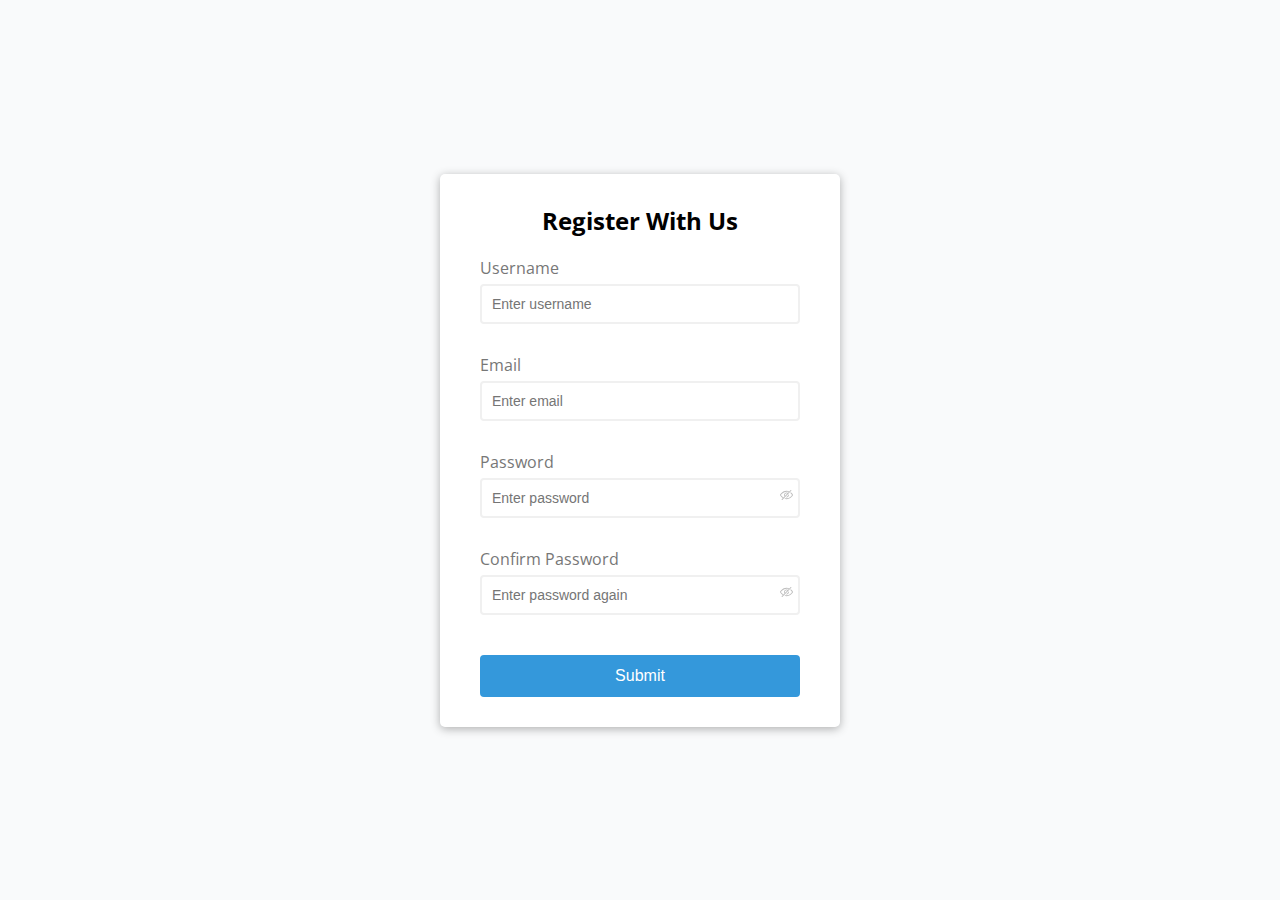
<file: form-validator/index.html>
<!DOCTYPE html>
<html lang="en">
  <head>
    <meta charset="UTF-8" />
    <meta name="viewport" content="width=device-width, initial-scale=1.0" />
    <meta http-equiv="X-UA-Compatible" content="ie=edge" />
    <link rel="stylesheet" href="style.css" />
    <title>Form Validator</title>
  </head>
  <body>
    <div class="container">
      <form id="form" class="form">
        <h2>Register With Us</h2>
        <div class="form-control">
          <label for="username">Username</label>
          <input type="text" id="username" placeholder="Enter username" />
          <small>Error message</small>
        </div>
        <div class="form-control">
          <label for="email">Email</label>
          <input type="text" id="email" placeholder="Enter email" />
          <small>Error message</small>
        </div>
        <div class="form-control">
          <label for="password">Password</label>
          <input type="password" id="password" placeholder="Enter password"  style="position: relative;"/>
          <img src="eye_close.svg" id="eyeclose" alt="" onclick="onChange()">
          <small>Error message</small>
        </div>
        <div class="form-control">
          <label for="password2">Confirm Password</label>
          <input
            type="password"
            id="password2"
            placeholder="Enter password again" style="position: relative;"
          />
          <small>Error message</small>
          <img src="eye_close.svg" id="eyeclose1" alt="" onclick="onChangeS()">

        </div>
        <button type="submit">Submit</button>
      </form>
    </div>

    <script src="script.js"></script>
  </body>
</html>
</file>
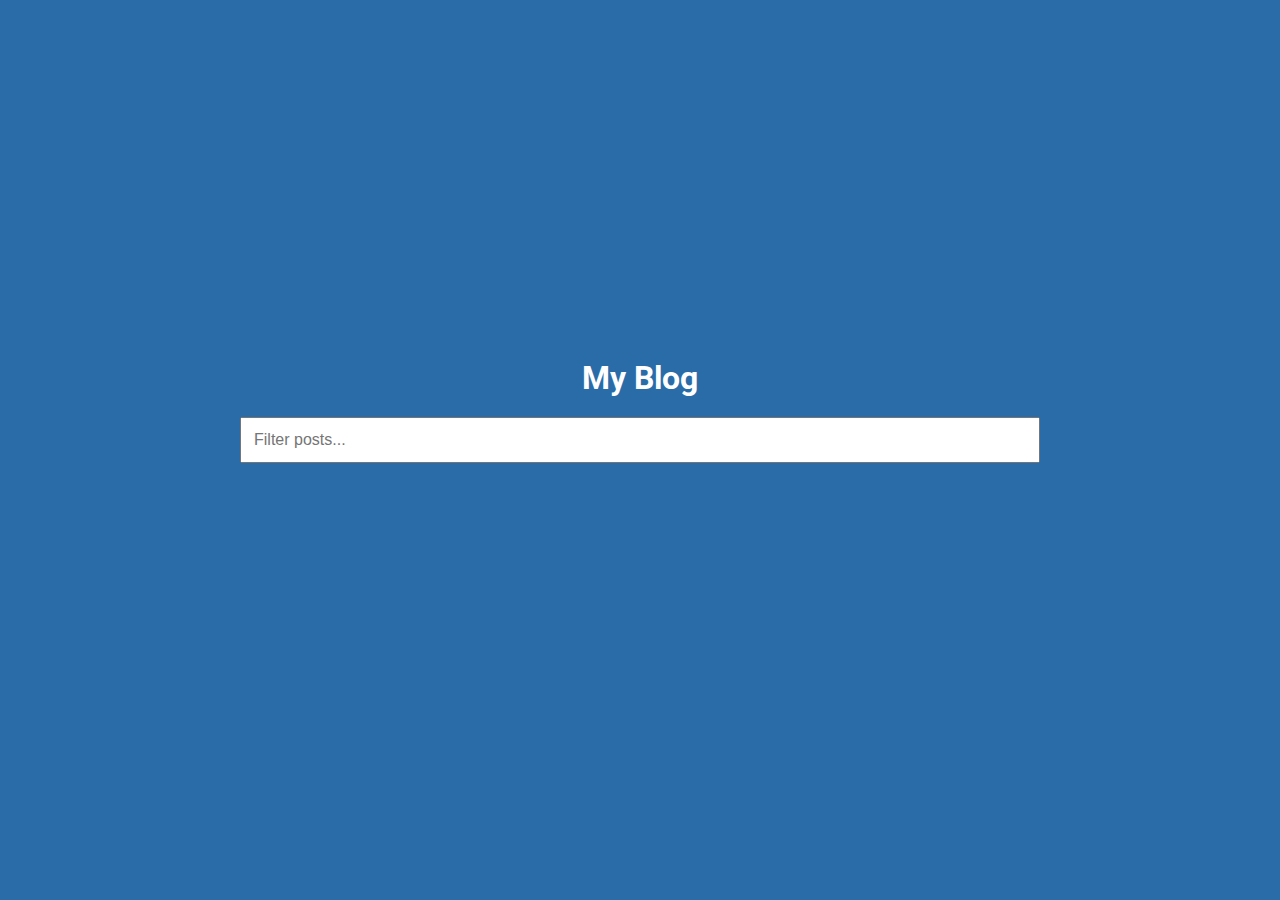
<file: infinte_scroll_blog/index.html>
<!DOCTYPE html>
<html lang="en">
<head>
    <meta charset="UTF-8">
    <meta name="viewport" content="width=device-width, initial-scale=1.0">
    <title>my bLog</title>
    <link rel="stylesheet" href="style.css"/>
</head>
<body>
    <h1>My Blog</h1>
    <div class="filter-container">
        <input
          type="text"
          id="filter"
          class="filter"
          placeholder="Filter posts..."
        />
      </div>
    
      <div id="posts-container"></div>
      <div class="loader">
        <div class="circle"></div>
        <div class="circle"></div>
        <div class="circle"></div>
      </div>
      <script src="script.js"></script>

</body>
</html>
</file>
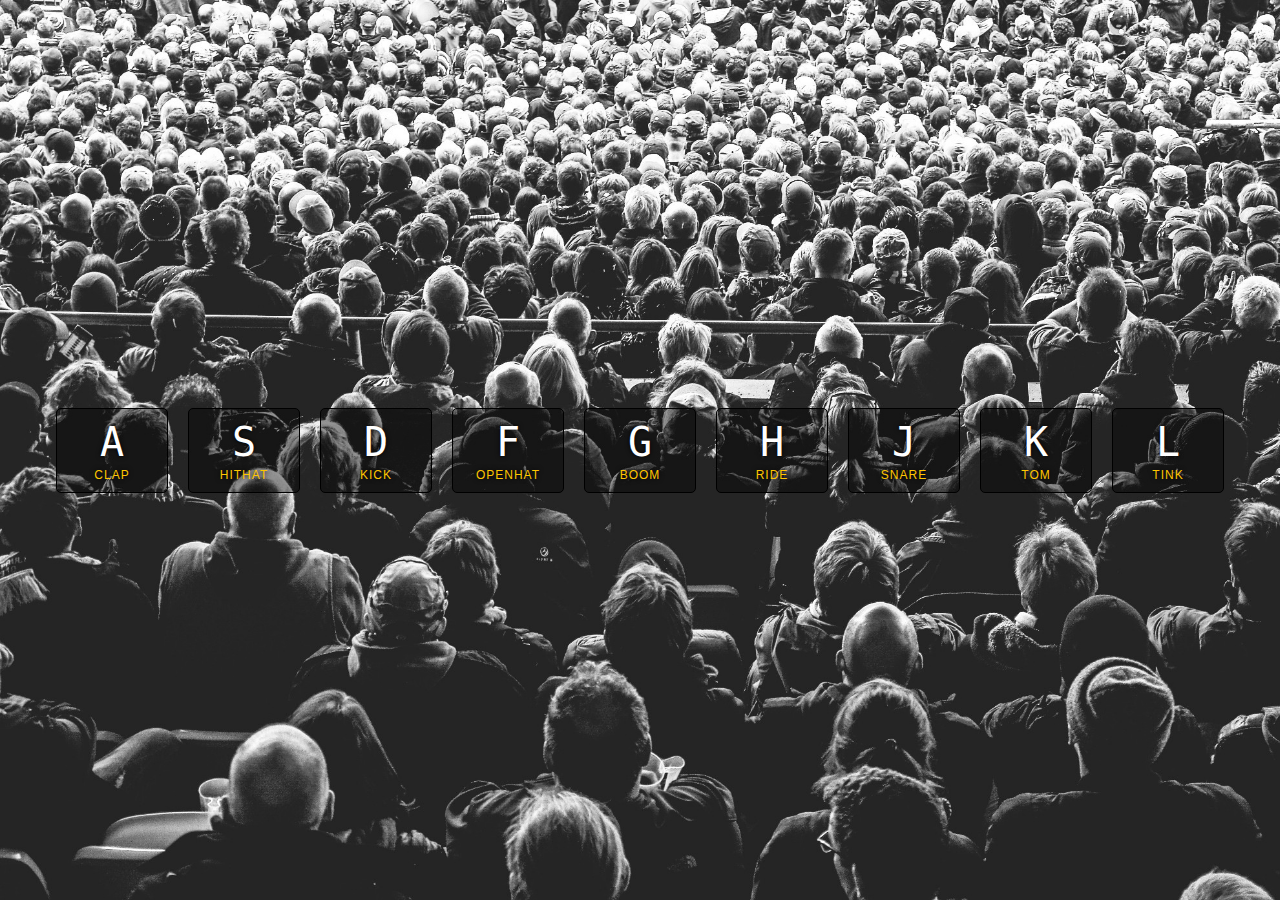
<file: Js-Drumkit/index.html>
<!DOCTYPE html>
<html lang="en">
    <head>
        <meta charset="UTF-8">
        <meta name="viewport" content="width=device-width, initial-scale=1.0">
        <title>Drum Kit</title>
        <link rel="stylesheet" href="style.css"/>
        <!-- <script defer src="script.js"></script> -->
</head>
<body>
    <div class='keys'>
        <div data-key='65' class="key">
            <kbd>A</kbd>
            <span class="sound">clap</span>
        </div> 
        <div data-key='83' class="key">
            <kbd>S</kbd>
            <span class="sound">hithat</span>
        </div> 
        <div data-key='68' class="key">
            <kbd>D</kbd>
            <span class="sound">kick</span>
        </div> 
        <div data-key='70' class="key">
            <kbd>F</kbd>
            <span class="sound">openhat</span>
        </div> 
        <div data-key='71' class="key">
            <kbd>G</kbd>
            <span class="sound">boom</span>
        </div> 
        <div data-key='72' class="key">
            <kbd>H</kbd>
            <span class="sound">ride</span>
        </div>
        <div data-key='74' class="key">
            <kbd>J</kbd>
            <span class="sound">snare</span>
        </div> 
        <div data-key='75' class="key">
            <kbd>K</kbd>
            <span class="sound">tom</span>
        </div> 
        <div data-key='76' class="key">
            <kbd>L</kbd>
            <span class="sound">tink</span>
        </div>  
    </div>

    <audio data-key="65" src="sounds/clap.wav"></audio>
    <audio data-key="83" src="sounds/hihat.wav"></audio>
    <audio data-key="68" src="sounds/kick.wav"></audio>
    <audio data-key="70" src="sounds/openhat.wav"></audio>
    <audio data-key="71" src="sounds/boom.wav"></audio>
    <audio data-key="72" src="sounds/ride.wav"></audio>
    <audio data-key="74" src="sounds/snare.wav"></audio>
    <audio data-key="75" src="sounds/tom.wav"></audio>
    <audio data-key="76" src="sounds/tink.wav"></audio>
<!-- <script>
    window.addEventListener('keydown',function(e){
    console.log(e);
    // const audio=document.querySelector(`audio[data-key="${e}"]`);
    // console.log(audio)
});
</script>
     -->
     <script src="script.js"></script>
</body>
</html>
</file>
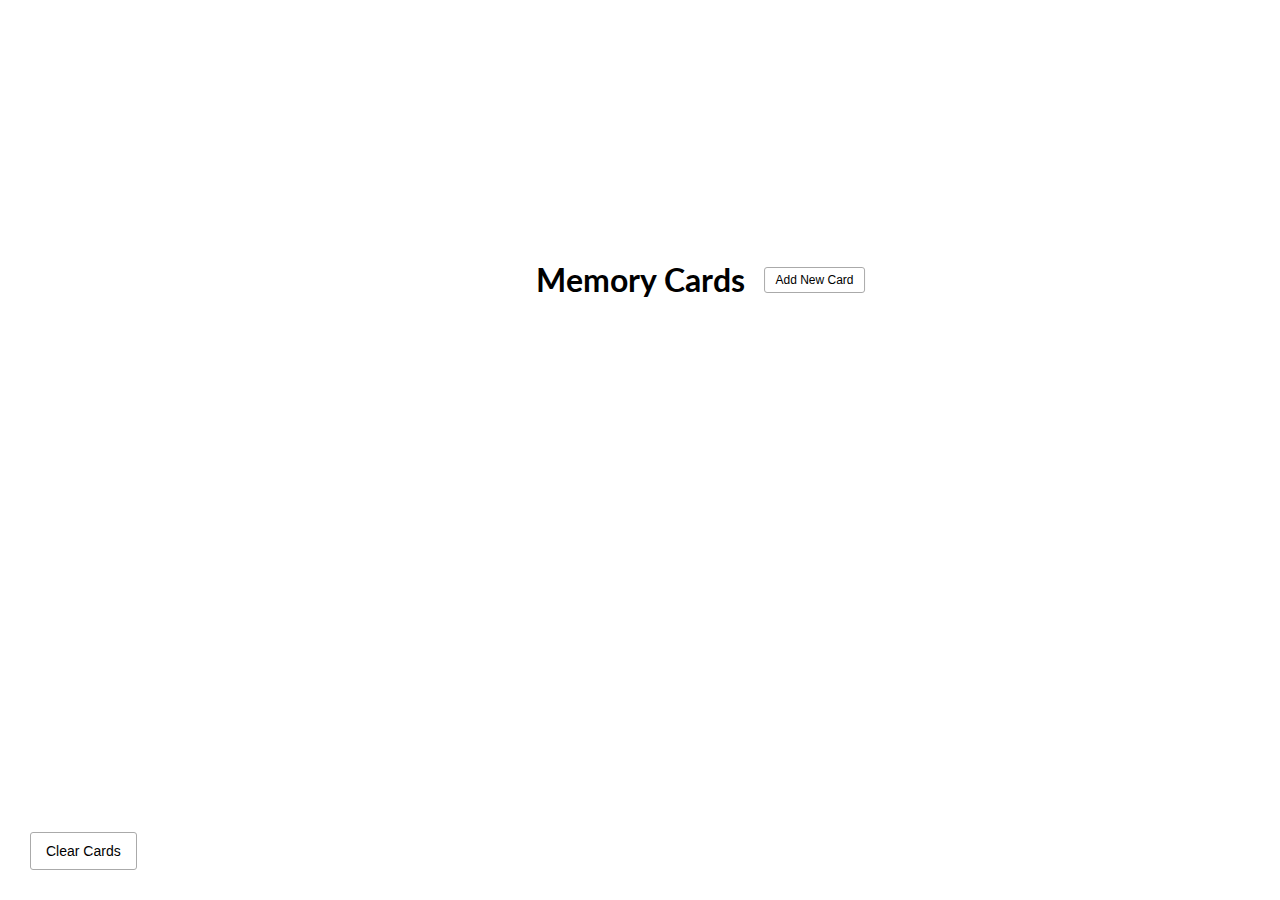
<file: memory-cards/index.html>
<!DOCTYPE html>
<html lang="en">
    <head>
        <meta charset="UTF-8">
        <meta name="viewport" content="width=device-width, initial-scale=1.0">
        <link rel="stylesheet" href="style.css">
        <title>memory cards</title>
        <link
            rel="stylesheet"
            href="https://cdnjs.cloudflare.com/ajax/libs/font-awesome/5.11.2/css/all.min.css"
            integrity="sha256-+N4/V/SbAFiW1MPBCXnfnP9QSN3+Keu+NlB+0ev/YKQ="
            crossorigin="anonymous"
        >
    </head>
    <body>
        <!-- <div> -->
            <button id="clear" class="clear btn">
                <i class="fas fa-trash"></i>
                Clear Cards
            </button>
            <h1>
                Memory Cards
                <button id="show" class="btn btn-small">
                    <i class="fas fa-plus"></i>
                    Add New Card
                </button>
            </h1>
            <div id="cards-container" class="cards"></div>
            <div class="navigation">
              <button id="prev" class="nav-button">
                <i class="fas fa-arrow-left"></i>
              </button>
              <p id="current"></p>
              <button id="next" class="nav-button">
                <i class="fas fa-arrow-right"></i>
              </button>
           
            </div>
            <div id="add-container" class="add-container">
              <h1>
                Add New Card
                <button id="hide" class="btn btn-small btn-ghost">
                  <i class="fas fa-times"></i>
                </button>
              </h1>
        
              <div class="form-group">
                <label for="question">Question</label>
                <textarea id="question" placeholder="Enter question..."></textarea>
              </div>
        
              <div class="form-group">
                <label for="answer">Answer</label>
                <textarea id="answer" placeholder="Enter Answer..."></textarea>
              </div>
        
              <button id="add-card" class="btn">
                <i class="fas fa-plus"></i> Add Card
              </button>
            </div>
        <!-- </div> -->
        <script src="script.js"></script>
    </body>
</html>
</file>
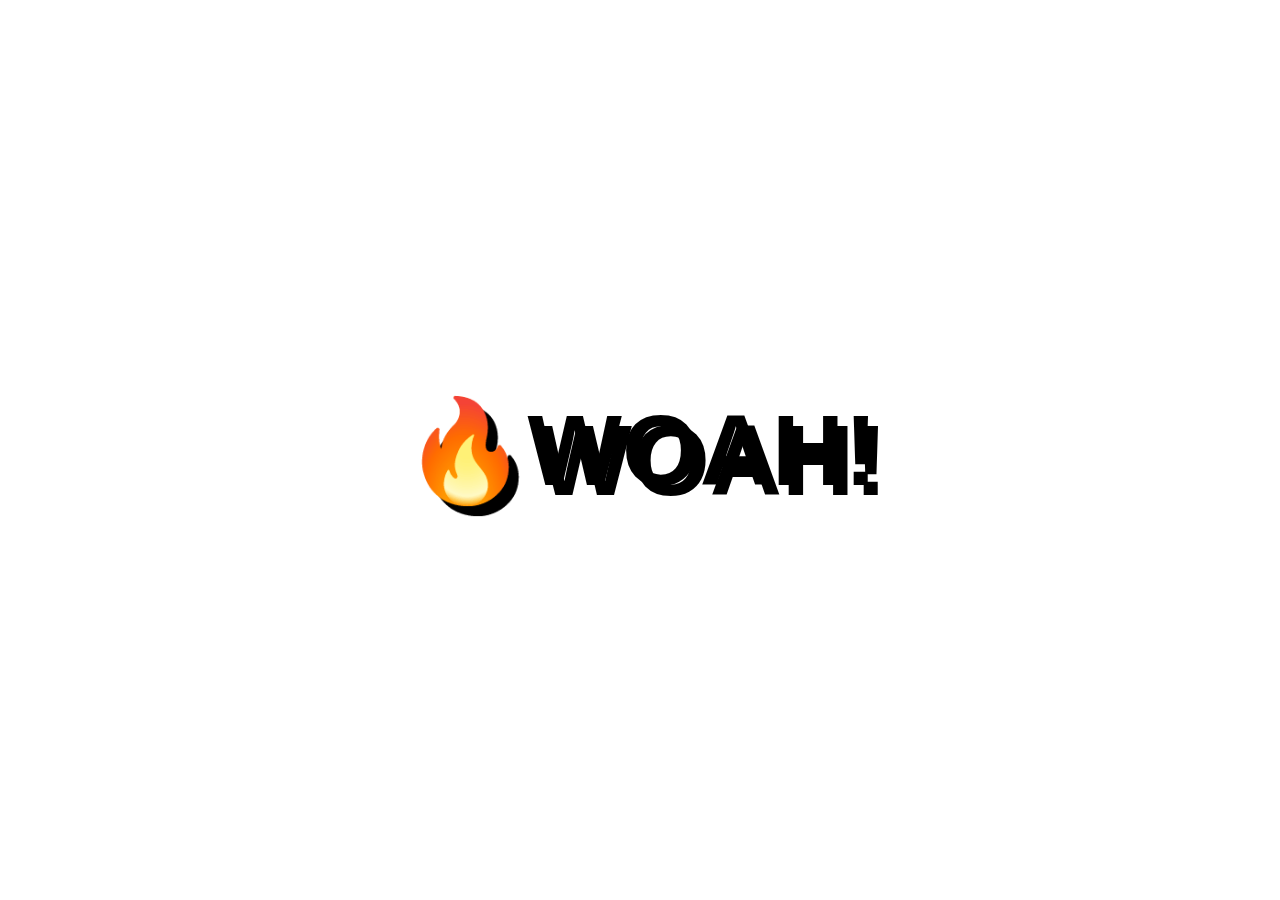
<file: Mouse-move-shadow/index.html>
<!DOCTYPE html>
<html lang="en">
<head>
    <meta charset="UTF-8">
    <meta name="viewport" content="width=device-width, initial-scale=1.0">
    <title>mouse move shadow</title>
    <link rel="stylesheet" href="style.css">

</head>
<body>
    <div class="hero">
        <h1 contenteditable>🔥WOAH!</h1>
      </div>
    
    <script src="script.js"></script>
</body>
</html>
</file>
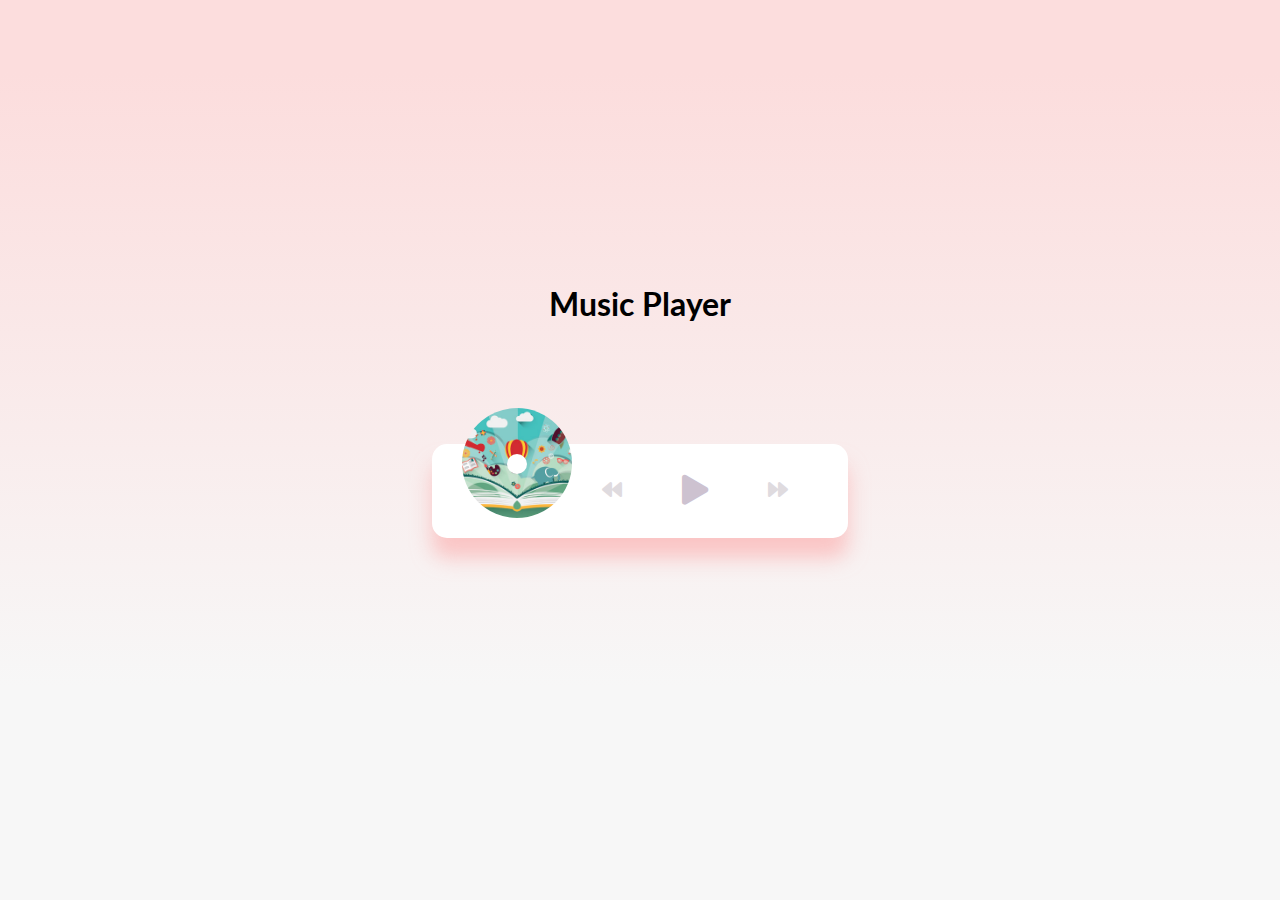
<file: music-player/index.html>
<!DOCTYPE html>
<html lang="en">
<head>
    <meta charset="UTF-8">
    <meta name="viewport" content="width=device-width, initial-scale=1.0">
    <link
    rel="stylesheet"
    href="https://cdnjs.cloudflare.com/ajax/libs/font-awesome/5.10.2/css/all.min.css"
  />
  <link rel="stylesheet" href="style.css" />
    <title>music player</title>
    <script src="script.js" defer></script>

</head>
<body>
    <h1>Music Player</h1>
    <div class="music-container" id="music-container">
        <div class="music-info">
            <h4 id="title"></h4>
            <div class="progress-container" id="progress-container">
                <div class="progress" id="progress"></div>
            </div>
        </div>
        <audio src="music/ukulele.mp3" id="audio"></audio>
        <div class="img-container">
            <img src="images/ukulele.jpg" alt="music-cover" id="cover" />
        </div>
        <div class="navigation">
            <button id="prev" class="action-btn">
              <i class="fas fa-backward"></i>
            </button>
            <button id="play" class="action-btn action-btn-big">
              <i class="fas fa-play"></i>
            </button>
            <button id="next" class="action-btn">
              <i class="fas fa-forward"></i>
            </button>
          </div>
    </div>

</body>
</html>
</file>
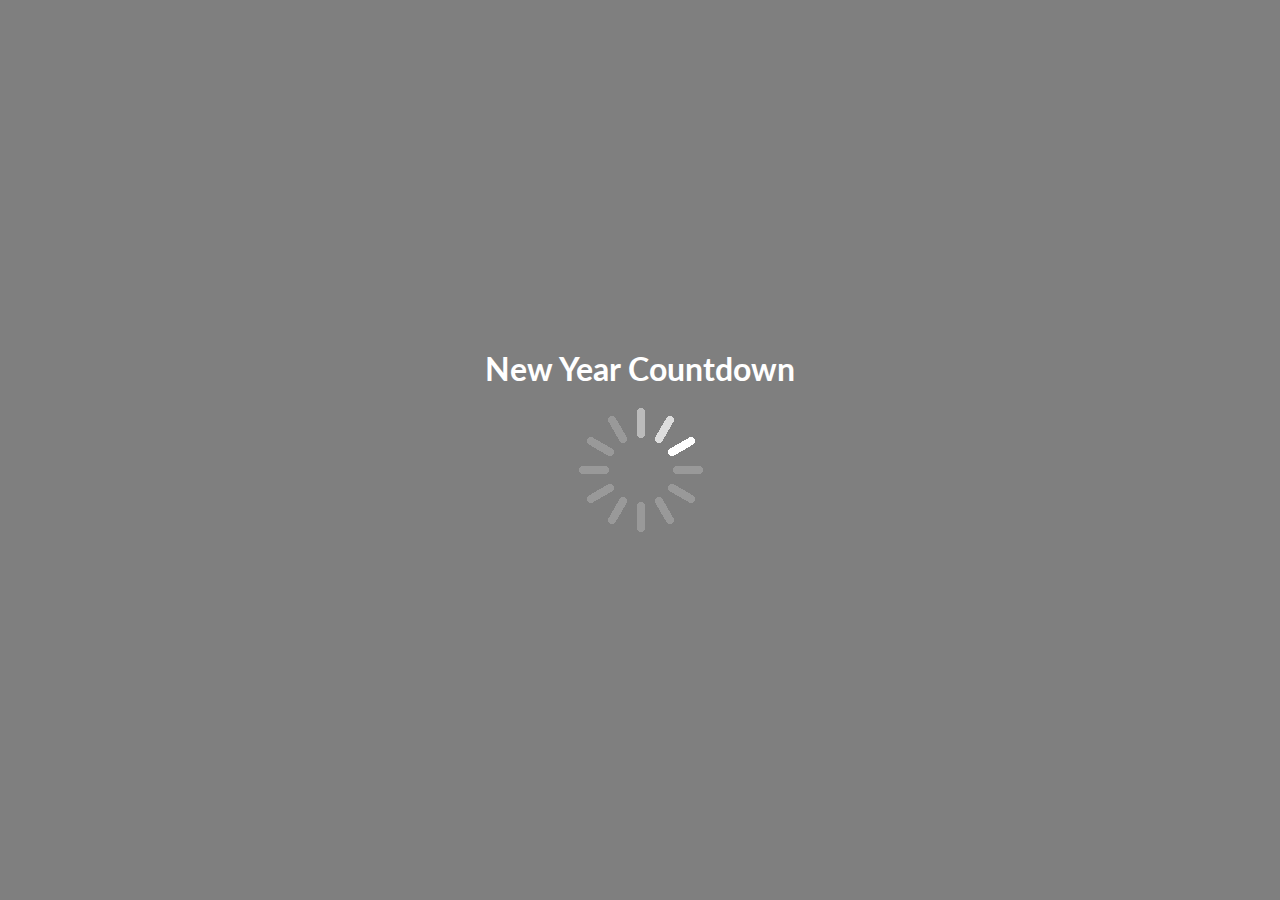
<file: new-year-countdown/index.html>
<!DOCTYPE html>
<html lang="en">
<head>
    <meta charset="UTF-8">
    <meta name="viewport" content="width=device-width, initial-scale=1.0">
    <link rel="stylesheet" href="style.css" />
    <title>New Year Countdown</title>

</head>
<body>
    <div id="year" class="year"></div>
    <h1>New Year Countdown</h1>

    <div id="countdown" class="countdown">
        <div class="time">
          <h2 id="days">00</h2>
          <small>days</small>
        </div>
        <div class="time">
          <h2 id="hours">00</h2>
          <small>hours</small>
        </div>
        <div class="time">
          <h2 id="minutes">00</h2>
          <small>minutes</small>
        </div>
        <div class="time">
          <h2 id="seconds">00</h2>
          <small>seconds</small>
        </div>
    </div>
 
    <img
    src="./img/spinner.gif"
    alt="Loading..."
    id="loading"
    class="loading"
  />

    <script src="script.js"></script>
</body>
</html>
</file>
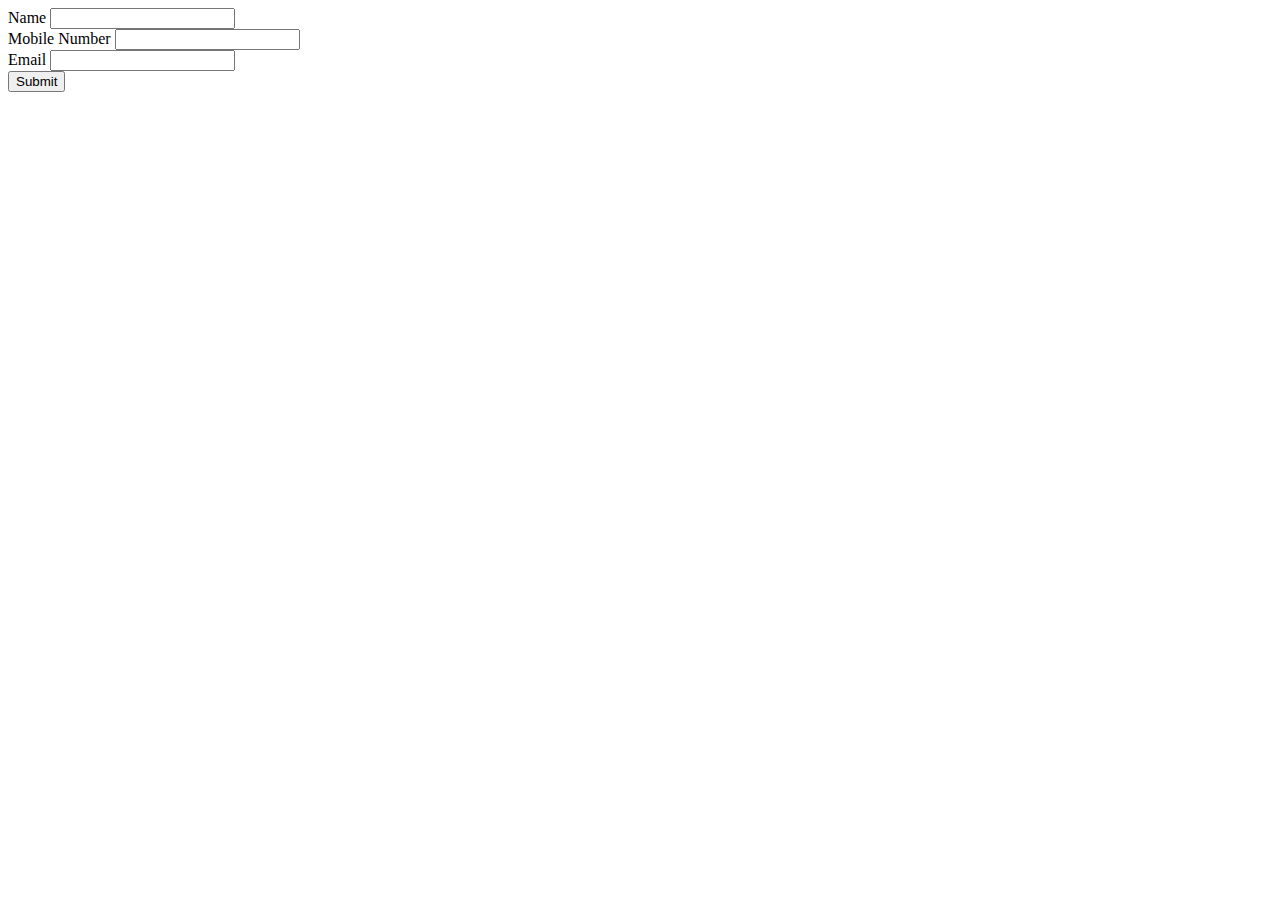
<file: registration/index.html>
<!DOCTYPE html>
<html lang="en">
<head>
    <meta charset="UTF-8">
    <meta name="viewport" content="width=device-width, initial-scale=1.0">
    <title>Document</title>
</head>
<body>
    <form onsubmit="validateForm(e)">
        <div>
            <label>Name</label>
            <input type="text" id="name" />
        </div>
        <div>
            <label>Mobile Number</label>
            <input type="text" id="mob" />
        </div>
        <div>
            <label>Email</label>
            <input type="text" id="mail" />
        </div>
        <button type="submit">Submit</button>
    </form>

    <script>

     let mob=document.getElementById('mob');
     let mail =document.getElementById('mail');

    function checkName(){
        let name= document.getElementById('name').value;
    //    let rgx=/^[a-zA-Z ]{2,30}$/;
        if(name.length < 6){
            alert("Username must be atleast 6 charactrs long, Please Try Again");
            return false;
        }else{
            return true;
        }
    }

    function validateForm(e){
        e.preventDefault();
        checkName(name);
    }
    </script>
</body>

</html>
</file>
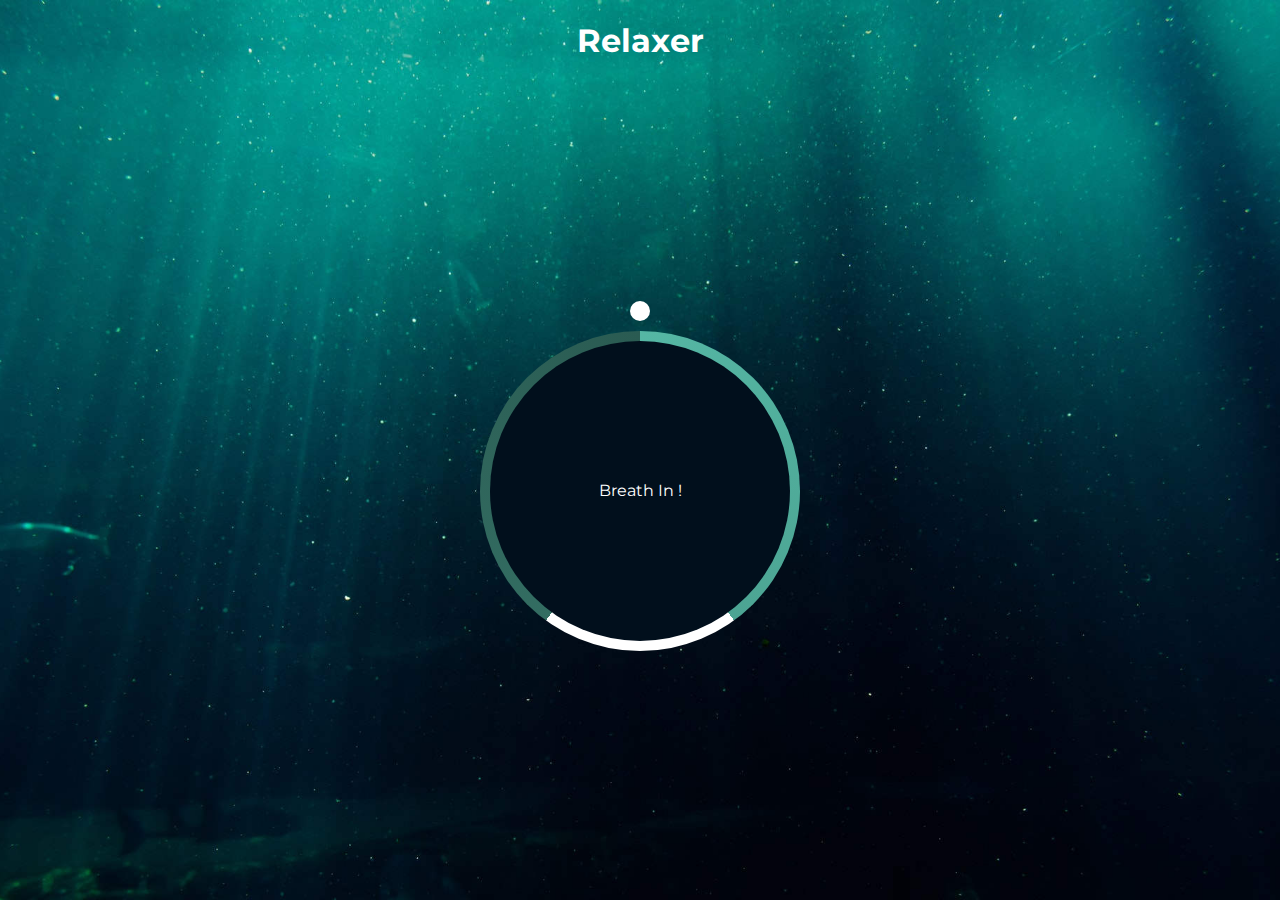
<file: relaxer-app/index.html>
<!DOCTYPE html>
<html lang="en">
<head>
    <meta charset="UTF-8">
    <meta name="viewport" content="width=device-width, initial-scale=1.0">
    <title>Relaxer</title>
    <link rel="stylesheet" href="style.css"/>

</head>
<body>
    <h1>Relaxer</h1>
    <div class="container" id="container">
        <div class="circle"></div>
        <p id="text"></p>
        <div class="pointer-container">
            <span class="pointer"></span>
        </div>
        <div class="gradient-circle"></div>
    </div>
    <script src="script.js"></script>
</body>
</html>
</file>
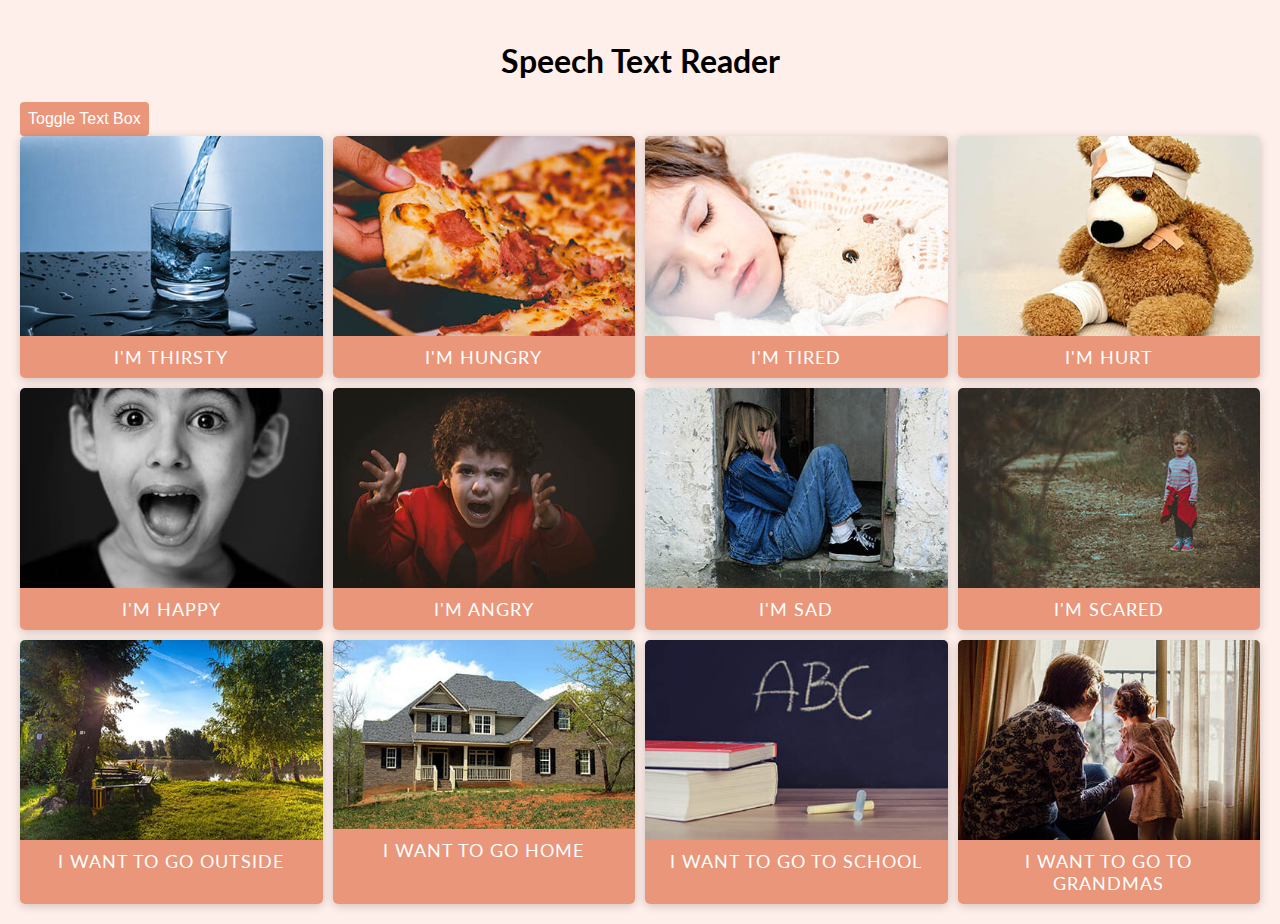
<file: speech-text-reader/index.html>
<!DOCTYPE html>
<html lang="en">
<head>
    <meta charset="UTF-8">
    <meta name="viewport" content="width=device-width, initial-scale=1.0">
    <title>speech text reader</title>
    <link rel="stylesheet" href="style.css">
</head>
<body>
    <div class="container">
        <h1>Speech Text Reader</h1>
        <button id="toggle" class="btn btn-toggle">
            Toggle Text Box
          </button>
          <div id="text-box" class="text-box">
            <div id="close" class="close">X</div>
            <h3>choose Voice</h3>
            <select name="" id="voices">

            </select>
            <textarea name="" id="text" cols="30" rows="10" placeholder="Enter text to read..."></textarea>
            <button class="btn" id="read">Read Text</button>
          </div>
        <main>

        </main>
    </div>
    <script src="script.js"></script>
</body>
</html>
</file>
<file: form-validator/style.css>
@import url('https://fonts.googleapis.com/css?family=Open+Sans&display=swap');

:root {
  --success-color: #2ecc71;
  --error-color: #e74c3c;
}

* {
  box-sizing: border-box;
}

body {
  background-color: #f9fafb;
  font-family: 'Open Sans', sans-serif;
  display: flex;
  align-items: center;
  justify-content: center;
  min-height: 100vh;
  margin: 0;
}

.container {
  background-color: #fff;
  border-radius: 5px;
  box-shadow: 0 2px 10px rgba(0, 0, 0, 0.3);
  width: 400px;
}

h2 {
  text-align: center;
  margin: 0 0 20px;
}

.form {
  padding: 30px 40px;
}

.form-control {
  margin-bottom: 10px;
  padding-bottom: 20px;
  position: relative;
}

.form-control label {
  color: #777;
  display: block;
  margin-bottom: 5px;
}

.form-control input {
  border: 2px solid #f0f0f0;
  border-radius: 4px;
  display: block;
  width: 100%;
  padding: 10px;
  font-size: 14px;
}

.form-control input:focus {
  outline: 0;
  border-color: #777;
}

.form-control.success input {
  border-color: var(--success-color);
}

.form-control.error input {
  border-color: var(--error-color);
}

.form-control small {
  color: var(--error-color);
  position: absolute;
  bottom: 0;
  left: 0;
  visibility: hidden;
}

.form-control.error small {
  visibility: visible;
}

.form button {
  cursor: pointer;
  background-color: #3498db;
  border: 2px solid #3498db;
  border-radius: 4px;
  color: #fff;
  display: block;
  font-size: 16px;
  padding: 10px;
  margin-top: 20px;
  width: 100%;
}

#eyeclose,#eyeclose1{
  height: 10px;
  position: absolute;
  top: 39px;
  right: 7px;
}
</file>
<file: infinte_scroll_blog/style.css>
@import url('https://fonts.googleapis.com/css?family=Roboto&display=swap');

* {
    box-sizing: border-box;
}

body {
    background-color: #296ca8;
    color: #fff;
    font-family: 'Roboto', sans-serif;
    display: flex;
    flex-direction: column;
    align-items: center;
    justify-content: center;
    min-height: 100vh;
    margin: 0;
    padding-bottom: 100px;
}

h1 {
    margin-bottom: 0;
    text-align: center;
}

.filter-container {
    margin-top: 20px;
    width: 80vw;
    max-width: 800px;
}


.filter {
    width: 100%;
    padding: 12px;
    font-size: 16px;
}

.loader {
    opacity: 0;
    display: flex;
    position: fixed;
    bottom: 50px;
    transition: opacity 0.3s ease-in;
  }

  
.loader.show {
    opacity: 1;
  }

  .circle {
    background-color: #fff;
    width: 10px;
    height: 10px;
    border-radius: 50%;
    margin: 5px;
    animation: bounce 0.5s ease-in infinite;
  }

  

  .post {
  position: relative;
  background-color: #4992d3;
  box-shadow: 0 2px 4px rgba(0, 0, 0, 0.3);
  border-radius: 3px;
  padding: 20px;
  margin: 40px 0;
  display: flex;
  width: 80vw;
  max-width: 800px;
}

.post .post-title {
  margin: 0;
}

.post .post-body {
  margin: 15px 0 0;
  line-height: 1.3;
}

.post .post-info {
  margin-left: 20px;
}

.post .number {
  position: absolute;
  top: -15px;
  left: -15px;
  font-size: 15px;
  width: 40px;
  height: 40px;
  border-radius: 50%;
  background: #fff;
  color: #296ca8;
  display: flex;
  align-items: center;
  justify-content: center;
  padding: 7px 10px;
}

.circle:nth-of-type(2) {
    animation-delay: 0.1s;
  }
  
  .circle:nth-of-type(3) {
    animation-delay: 0.2s;
  }

  @keyframes bounce {
    0%,
    100% {
      transform: translateY(0);
    }
  
    50% {
      transform: translateY(-10px);
    }
  }
</file>
<file: Js-Drumkit/style.css>
html{
    font-size: 10px;
    background-image: url("bg-drum.jpg");
    background-size: cover;

}

body,html{
    margin: 0;
    padding: 0;
    font-family: sans-serif;
}

.keys{
    display: flex;
    flex: 1;
    min-height: 100vh;
    align-items: center;
    justify-content: center;
}

.key{
    border: 0.4px solid black;
    border-radius: .5rem;
    margin: 1rem;
    font-size: 1.5rem;
    padding: 1rem .5rem;
    transition: all .07s ease;
    width: 10rem;
    text-align: center;
    color: white;
    background: rgba(0,0,0,0.4);
    text-shadow: 0 0 5px black;
}

.playing{
    transform: scale(1.1);
    border: 1px solid #ffc600;
    box-shadow: 0 0 10px #ffc600;
}

kbd{
    display: block;
    font-size: 40px;
}

.sound{
    font-size: 1.2rem;
    text-transform: uppercase;
    letter-spacing: 1px;
    color: #ffc600;
}
</file>
<file: memory-cards/style.css>
@import url('https://fonts.googleapis.com/css?family=Lato:300,500,700&display=swap');

* {
  box-sizing: border-box;
}

body {
  background-color: #fff;
  display: flex;
  flex-direction: column;
  align-items: center;
  justify-content: center;
  height: 100vh;
  margin: 0;
  overflow: hidden;
  font-family: 'Lato', sans-serif;
}

h1 {
  position: relative;
}

.clear {
    position: absolute;
    bottom: 30px;
    left: 30px;
  }

  h1 {
    position: relative;
  }
  
  h1 button {
    position: absolute;
    right: 0;
    transform: translate(120%, -50%);
    z-index: 2;
  }

  .btn {
    cursor: pointer;
    background-color: #fff;
    border: 1px solid #aaa;
    border-radius: 3px;
    font-size: 14px;
    margin-top: 20px;
    padding: 10px 15px;
  }

  .btn-small {
    font-size: 12px;
    padding: 5px 10px;
  }

  .btn-ghost {
    border: 0;
    background-color: transparent;
  }

.cards {
    perspective: 1000px;
    position: relative;
    height: 300px;
    width: 500px;
    max-width: 100%;
  }

  .navigation {
    display: flex;
    margin: 20px 0;
  }
  
  .navigation .nav-button {
    border: none;
    background-color: transparent;
    cursor: pointer;
    font-size: 16px;
  }
  
  .navigation p {
    margin: 0 25px;
  }
  

  .add-container {
    opacity: 0;
    z-index: -1;
    background-color: #f0f0f0;
    border-top: 2px solid #eee;
    display: flex;
    flex-direction: column;
    align-items: center;
    justify-content: center;
    padding: 10px 0;
    position: absolute;
    top: 0;
    bottom: 0;
    width: 100%;
    transition: 0.3s ease;
  }

  .add-container.show {
    opacity: 1;
    z-index: 2;
  }

  .card {
    position: absolute;
    opacity: 0;
    font-size: 1.5em;
    top: 0;
    left: 0;
    height: 100%;
    width: 100%;
    transform: translateX(50%) rotateY(-10deg);
    transition: transform 0.4s ease, opacity 0.4s ease;
  }

  .card.active {
    cursor: pointer;
    opacity: 1;
    z-index: 10;
    transform: translateX(0) rotateY(0deg);
  }
  
  .card.left {
    transform: translateX(-50%) rotateY(10deg);
  }
  
  .inner-card {
    box-shadow: 0 1px 10px rgba(0, 0, 0, 0.3);
    border-radius: 4px;
    height: 100%;
    width: 100%;
    position: relative;
    transform-style: preserve-3d;
    transition: transform 0.4s ease;
  }
  
  .card.show-answer .inner-card {
    transform: rotateX(180deg);
  }

  .inner-card-front,
.inner-card-back {
  backface-visibility: hidden;
  position: absolute;
  top: 0;
  left: 0;
  display: flex;
  align-items: center;
  justify-content: center;
  height: 100%;
  width: 100%;
  background: #fff;
}


.inner-card-front {
    transform: rotateX(0deg);
    z-index: 2;
  }
  
  .inner-card-back {
    transform: rotateX(180deg);
  }
  
  .inner-card-front::after,
  .inner-card-back::after {
    content: '\f021  Flip';
    font-family: 'Font Awesome 5 Free', Lato, sans-serif;
    position: absolute;
    top: 10px;
    right: 10px;
    font-weight: bold;
    font-size: 16px;
    color: #ddd;
  }

  .form-group label {
    display: block;
    margin: 20px 0 10px;
  }
  
  .form-group textarea {
    border: 1px solid #aaa;
    border-radius: 3px;
    font-size: 16px;
    padding: 12px;
    min-width: 500px;
    max-width: 100%;
  }
</file>
<file: Mouse-move-shadow/style.css>
html {
    color: black;
    font-family: sans-serif;
}

body {
    margin: 0;
}

.hero {
    min-height: 100vh;
    display: flex;
    justify-content: center;
    align-items: center;
    color: black;
}

h1 {
    text-shadow: 10px 10px 0 rgba(0, 0, 0, 1);
    font-size: 100px;
}
</file>
<file: music-player/style.css>
@import url('https://fonts.googleapis.com/css?family=Lato&display=swap');

* {
  box-sizing: border-box;
}

body {
  background-image: linear-gradient(
    0deg,
    rgba(247, 247, 247, 1) 23.8%,
    rgba(252, 221, 221, 1) 92%
  );
  height: 100vh;
  display: flex;
  flex-direction: column;
  align-items: center;
  justify-content: center;
  font-family: 'Lato', sans-serif;
  margin: 0;
}

.music-container {
    background-color: #fff;
    border-radius: 15px;
    box-shadow: 0 20px 20px 0 rgba(252, 169, 169, 0.6);
    display: flex;
    padding: 20px 30px;
    position: relative;
    margin: 100px 0;
    z-index: 10;
}

.img-container {
  position: relative;
  width: 110px;
}

.img-container::after {
  content: '';
  background-color: #fff;
  border-radius: 50%;
  position: absolute;
  bottom: 100%;
  left: 50%;
  width: 20px;
  height: 20px;
  transform: translate(-50%, 50%);
}

.img-container img {
  border-radius: 50%;
  object-fit: cover;
  height: 110px;
  width: inherit;
  position: absolute;
  bottom: 0;
  left: 0;
  animation: rotate 3s linear infinite;

  animation-play-state: paused;
}

.music-container.play .img-container img {
  animation-play-state: running;
}

@keyframes rotate {
  from {
    transform: rotate(0deg);
  }

  to {
    transform: rotate(360deg);
  }
}

.navigation {
  display: flex;
  align-items: center;
  justify-content: center;
  z-index: 1;
}

.action-btn {
  background-color: #fff;
  border: 0;
  color: #dfdbdf;
  font-size: 20px;
  cursor: pointer;
  padding: 10px;
  margin: 0 20px;
}

.action-btn.action-btn-big {
  color: #cdc2d0;
  font-size: 30px;
}

.action-btn:focus {
  outline: 0;
}


  .music-info {
    background-color: rgba(255, 255, 255, 0.5);
    border-radius: 15px 15px 0 0;
    position: absolute;
    top: 0;
    left: 20px;
    width: calc(100% - 40px);
    padding: 10px 10px 10px 150px;
    opacity: 0;
    transform: translateY(0%);
    transition: transform 0.3s ease-in, opacity 0.3s ease-in;
    z-index: 0;
  }
  
  .music-container.play .music-info {
    opacity: 1;
    transform: translateY(-100%);
  }
  
  .music-info h4 {
    margin: 0;
  }
  

  .progress-container {
    background: #fff;
    border-radius: 5px;
    cursor: pointer;
    margin: 10px 0;
    height: 4px;
    width: 100%;
  }
  
  .progress {
    background-color: #fe8daa;
    border-radius: 5px;
    height: 100%;
    width: 0%;
    transition: width 0.1s linear;
  }
</file>
<file: new-year-countdown/style.css>
@import url('https://fonts.googleapis.com/css?family=Lato&display=swap');


*{
    margin: 0;
    padding: 0;
    box-sizing: border-box;
}

body {
    background-image: url('https://images.unsplash.com/photo-1467810563316-b5476525c0f9?ixlib=rb-1.2.1&ixid=eyJhcHBfaWQiOjEyMDd9&auto=format&fit=crop&w=1349&q=80');
    background-repeat: no-repeat;
    background-size: cover;
    background-position: center center;
    height: 100vh;
    color: #fff;
    font-family: 'Lato', sans-serif;
    display: flex;
    flex-direction: column;
    align-items: center;
    justify-content: center;
    text-align: center;
    margin: 0;
    overflow: hidden;
  }

  body::after {
    content: '';
    position: absolute;
    top: 0;
    left: 0;
    width: 100%;
    height: 100%;
    background-color: rgba(0, 0, 0, 0.5);
  }

  body * {
    z-index: 1;
  }

  .year {
    font-size: 200px;
    z-index: -1;    
    opacity: 0.2;
    position: absolute;
    bottom: 20px;
    left: 50%;
    transform: translateX(-50%);
  }

  .countdown {
    /* display: flex; */
    display: none;
    transform: scale(2);
  }


  .time {
    display: flex;
    flex-direction: column;
    align-items: center;
    justify-content: center;
    margin: 15px;
  }
  
  .time h2 {
    margin: 0 0 5px;
  }
</file>
<file: relaxer-app/style.css>
@import url('https://fonts.googleapis.com/css?family=Montserrat&display=swap');

* {
  box-sizing: border-box;
}

body {
  background: #224941 url('./img/bg.jpg') no-repeat center center/cover;
  color: #fff;
  font-family: 'Montserrat', sans-serif;
  min-height: 100vh;
  overflow: hidden;
  display: flex;
  flex-direction: column;
  align-items: center;
  margin: 0;
}


.container {
    display: flex;
    align-items: center;
    justify-content: center;
    margin: auto;
    height: 300px;
    width: 300px;
    position: relative;
    transform: scale(1);
  }

  .circle {
    background-color: #010f1c;
    height: 100%;
    width: 100%;
    border-radius: 50%;
    position: absolute;
    top: 0;
    left: 0;
    z-index: -1;
  }

  .gradient-circle {
    background: conic-gradient(
      #55b7a4 0%,
      #4ca493 40%,
      #fff 40%,
      #fff 60%,
      #336d62 60%,
      #2a5b52 100%
    );
    height: 320px;
    width: 320px;
    z-index: -2;
    border-radius: 50%;
    position: absolute;
    top: -10px;
    left: -10px;
  }

  .pointer {
    background-color: #fff;
    border-radius: 50%;
    height: 20px;
    width: 20px;
    display: block;
  }
  
  .pointer-container {
    position: absolute;
    top: -40px;
    left: 140px;
    width: 20px;
    height: 190px;
    animation: rotate 7.5s linear forwards infinite;
    transform-origin: bottom center;
  }

  @keyframes rotate {
    from {
      transform: rotate(0deg);
    }
  
    to {
      transform: rotate(360deg);
    }
  }

  .container.grow {
    animation: grow 3s linear forwards;
  }

  @keyframes grow {
    from {
      transform: scale(1);
    }
  
    to {
      transform: scale(1.2);
    }
  }

  .container.shrink {
    animation: shrink 3s linear forwards;
  }
  
  @keyframes shrink {
    from {
      transform: scale(1.2);
    }
  
    to {
      transform: scale(1);
    }
  }
</file>
<file: speech-text-reader/style.css>
@import url('https://fonts.googleapis.com/css?family=Lato');

* {
  box-sizing: border-box;
}

body {
  background: #ffefea;
  font-family: 'Lato', sans-serif;
  min-height: 100vh;
  margin: 0;
}

h1 {
  text-align: center;
}

.container {
  margin: auto;
  padding: 20px;
}

.btn {
  cursor: pointer;
  background-color: darksalmon;
  border: 0;
  border-radius: 4px;
  color: #fff;
  font-size: 16px;
  padding: 8px;
}

.btn:active {
  transform: scale(0.98);
}

.btn:focus,
select:focus {
  outline: 0;
}


.text-box {
  width: 70%;
  position: absolute;
  top: 30%;
  left: 50%;
  transform: translate(-50%, -800px);
  background-color: #333;
  color: #fff;
  padding: 20px;
  border-radius: 5px;
  transition: all 1s ease-in-out;
}

.text-box select {
  background-color: darksalmon;
  border: 0;
  color: #fff;
  font-size: 12px;
  height: 30px;
  width: 100%;
}

.text-box textarea {
  border: 1px #dadada solid;
  border-radius: 4px;
  font-size: 16px;
  padding: 8px;
  margin: 15px 0;
  width: 100%;
  height: 150px;
}

.text-box .btn {
  width: 100%;
}

.text-box .close {
  float: right;
  text-align: right;
  cursor: pointer;
}

main {
  display: grid;
  grid-template-columns: repeat(4, 1fr);
  grid-gap: 10px;
}

.box {
  box-shadow: 0 2px 10px rgba(0, 0, 0, 0.2);
  border-radius: 5px;
  cursor: pointer;
  display: flex;
  flex-direction: column;
  overflow: hidden;
  transition: box-shadow 0.2s ease-out;
}

.text-box.show {
  transform: translate(-50%, 0);
}

.box img {
  width: 100%;
  object-fit: cover;
  height: 200px;
}

.box .info {
  background-color: darksalmon;
  color: #fff;
  font-size: 18px;
  letter-spacing: 1px;
  text-transform: uppercase;
  margin: 0;
  padding: 10px;
  text-align: center;
  height: 100%;
}

@media (max-width: 1100px) {
  main {
    grid-template-columns: repeat(3, 1fr);
  }
}

@media (max-width: 760px) {
  main {
    grid-template-columns: repeat(2, 1fr);
  }
}

@media (max-width: 500px) {
  main {
    grid-template-columns: 1fr;
  }
}
</file>
